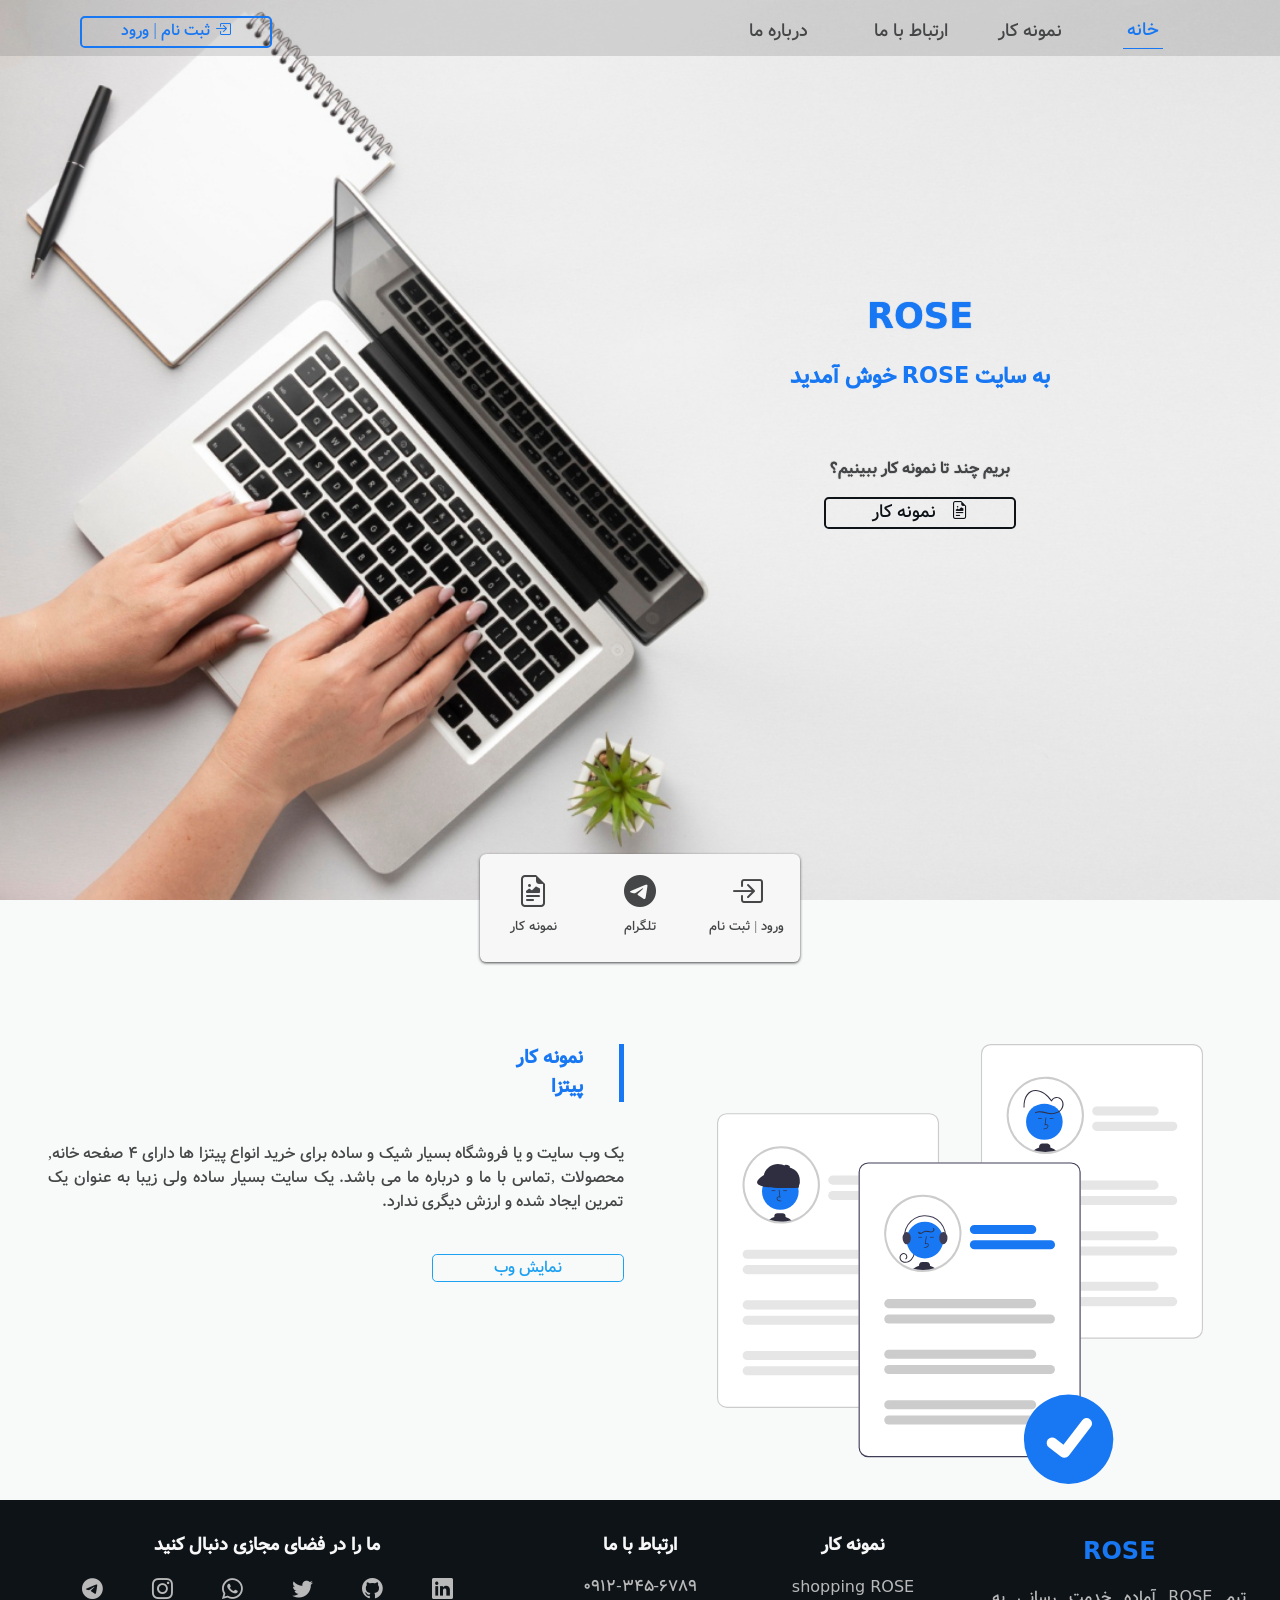
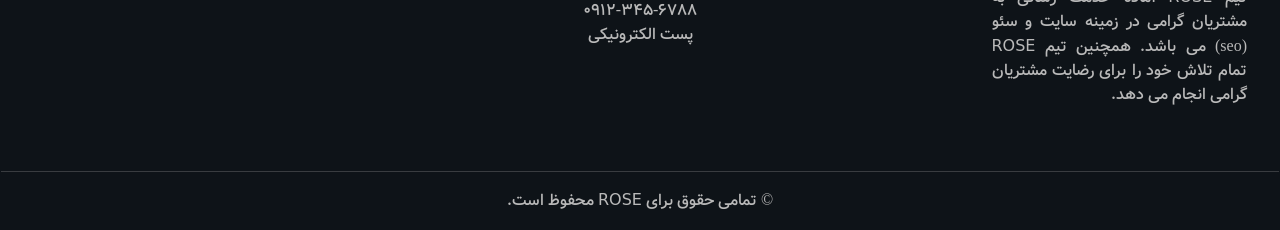
<file: index.html>
<!DOCTYPE html>
<html lang="en">

<head>
    <meta charset="UTF-8">
    <meta name="viewport" content="width=device-width, initial-scale=1.0">
    <meta name="theme-color" content="#1877f2" />
    <link rel="shortcut icon" href="./Image/Logo.gif" />
    <title>web ROSE</title>
    <!-- css -->
    <link rel="stylesheet" href="https://cdn.jsdelivr.net/npm/bootstrap-icons@1.10.5/font/bootstrap-icons.css">
    <link href="https://cdn.jsdelivr.net/npm/bootstrap@5.2.3/dist/css/bootstrap.min.css" rel="stylesheet">
    <link rel="stylesheet" href="https://cdn.jsdelivr.net/npm/bootstrap-icons@1.10.5/font/bootstrap-icons.css">
    <link rel="stylesheet" href="./Content/index.css">
    <link rel="stylesheet" href="./Content/Similarity-style.css">
    <!-- js -->
    <script src="https://cdn.jsdelivr.net/npm/bootstrap@5.2.3/dist/js/bootstrap.bundle.min.js"></script>
    <script src="https://ajax.googleapis.com/ajax/libs/jquery/3.6.4/jquery.min.js"></script>
    <script src="./Script/Similarity-js.js" defer></script>
</head>

<body oncontextmenu="return false">
    <div class="container-fluid p-0 m-0">
        <header>
            <div class="row p-0 m-0">
                <div class="col p-0 m-0">
                    <div class="container-nav">
                        <nav id="nav">
                            <menu class="menu">
                                <ul class="ul-menu-sl">
                                    <li class="li-menu-sl">
                                        <a href="./Views/form-log-in.html" class="a-menu-sl"> ثبت نام | ورود <i
                                                class="bi bi-box-arrow-in-right"></i> </a>
                                    </li>
                                </ul>
                                <ul class="ul-menu">
                                    <li class="li-menu">
                                        <a href="./Views/about-us.html" class="a-menu"> درباره ما </a>
                                    </li>
                                    <li class="li-menu">
                                        <a href="./Views/Contact-us.html" class="a-menu"> ارتباط با ما </a>
                                    </li>
                                    <li class="li-menu">
                                        <a href="./Views/Work-samples.html" class="a-menu"> نمونه کار </a>
                                    </li>
                                    <li class="li-menu">
                                        <a href="./index.html" class="a-menu a-menu-home"> خانه </a>
                                    </li>
                                </ul>
                            </menu>
                            <menu class="sub-menu">
                                <ul class="ul-sub-menu-brand">
                                    <li class="li-sub-menu-brand">
                                        <a href="#" class="a-sub-menu-brand font-en"> ROSE </a>
                                    </li>
                                </ul>
                                <div class="parent-btn-sub-menu-open">
                                    <button class="btn-sub-menu-open">
                                        <div class="line-one"></div>
                                        <div class="line-two"></div>
                                    </button>
                                </div>
                                <ul class="ul-sub-menu">
                                    <li class="li-sub-menu">
                                        <a href="./index.html" class="a-sub-menu"> خانه &nbsp; <i class="bi bi-house"></i></a>
                                    </li>
                                    <li class="li-sub-menu">
                                        <a href="./Views/Work-samples.html" class="a-sub-menu"> نمونه کار &nbsp; <i
                                                class="bi bi-file-earmark-richtext"></i></a>
                                    </li>
                                    <li class="li-sub-menu">
                                        <a href="./Views/Contact-us.html" class="a-sub-menu"> ارتباط با ما &nbsp; <i
                                                class="bi bi-telephone"></i></a>
                                    </li>
                                    <li class="li-sub-menu">
                                        <a href="./Views/about-us.html" class="a-sub-menu"> درباره ما &nbsp; <i
                                                class="bi bi-exclamation-lg"></i></a>
                                    </li>
                                    <li id="li-hr-sub-menu">
                                        <hr>
                                    </li>
                                    <li class="li-sub-menu">
                                        <a href="./Views/form-log-in.html" class="a-sub-menu"> ورود | ثبت نام &nbsp; <i
                                                class="bi bi-box-arrow-in-right"></i> </a>
                                    </li>
                                </ul>
                                <div class="slider-sub-menu"></div>
                            </menu>
                        </nav>
                    </div>
                    <section id="container-section-header">
                        <p id="brand-section-header" class="font-en"> ROSE </p>
                        <p id="p-section-header">
                            به سایت <bdi class="font-en">ROSE</bdi> خوش آمدید <br>
                        </p>
                        <p id="text-section-header"> بریم چند تا نمونه کار ببینیم؟ </p>
                        <a href="#row-main-1">
                            <button id="btn-section-header"> نمونه کار &nbsp; <i
                                    class="bi bi-file-earmark-richtext"></i></button>
                        </a>
                    </section>
                </div>
            </div>
        </header>
        <div class="row p-0 m-0">
            <div class="col p-0 m-0">
                <div class="parent-box">
                    <div class="container-box">
                        <a href="#row-main-1" class="box">
                            <i class="bi bi-file-earmark-richtext"></i>
                            <br>
                            <p> نمونه کار </p>
                        </a>
                        <a href="https://t.me/Sadra_r28" class="box">
                            <i class="bi bi-telegram"></i>
                            <br>
                            <p> تلگرام </p>
                        </a>
                        <a href="./Views/form-log-in.html" class="box">
                            <i class="bi bi-box-arrow-in-right"></i>
                            <br>
                            <p> ورود | ثبت نام </p>
                        </a>
                    </div>
                </div>
            </div>
        </div>
        <main>
            <div id="row-main-1" class="row p-0 m-0">
                <div class="col-12 col-sm-12 col-md-12 col-lg-6 col-xl-6 p-3 m-0">
                    <section class="parent-p-illustration">
                        <p class="header-illustration">
                            نمونه کار
                            <br>
                            پیتزا
                        </p>
                        <br>
                        <p class="text-illustration"> یک وب سایت و یا فروشگاه بسیار شیک و ساده برای خرید انواع پیتزا ها
                            دارای ۴ صفحه خانه, محصولات ,تماس با ما و درباره ما می باشد. یک سایت بسیار ساده ولی زیبا به عنوان یک تمرین ایجاد شده و ارزش دیگری ندارد. </p>
                        <br>
                        <a href="https://elsadra.github.io/Shopping-1.6/" class="a-Work-samples-btn">
                            <button class="Work-samples-btn"> نمایش وب </button>
                        </a>
                    </section>
                </div>
                <div class="col-12 col-sm-12 col-md-12 col-lg-6 col-xl-6 p-3 m-0">
                    <div class="parent-illustration">
                        <img src="./image/illustration-cv.svg" alt="picture" class="illustration">
                    </div>
                </div>
            </div>
        </main>
        <footer class="p-0 m-0">
            <div class="row container-footer p-0 m-0">
                <div class="col-12 col-sm-12 col-md-12 col-lg-5 col-xl-5 p-0 m-0">
                    <div class="social-network">
                        <p class="p-social-network"> ما را در فضای مجازی دنبال کنید </p>
                        <div class="parent-box-social-network">
                            <a href="https://t.me/Sadra_r28" class="box-social-network"> <i class="bi bi-telegram"></i>
                            </a>
                            <a href="https://instagram.com/sadra.wr?igshid=MzNlNGNkZWQ4Mg==" class="box-social-network">
                                <i class="bi bi-instagram"></i> </a>
                            <a href="https://wa.me/qr/LMZTRZ3QQVBPF1" class="box-social-network"> <i class="bi bi-whatsapp"></i> </a>
                            <a href="#" class="box-social-network"> <i class="bi bi-twitter"></i> </a>
                            <a href="https://github.com/Elsadra" class="box-social-network"> <i
                                    class="bi bi-github"></i> </a>
                            <a href="#" class="box-social-network"> <i class="bi bi-linkedin"></i> </a>
                        </div>
                    </div>
                </div>
                <div class="col-6 col-sm-6 col-md-6 col-lg-2 col-xl-2 p-0 m-0">
                    <div class="Contact">
                        <p class="p-Contact"> ارتباط با ما </p>
                        <a class="a-Contact" href="tel:+09123456789"> ۰۹۱۲-۳۴۵-۶۷۸۹ </a>
                        <a class="a-Contact" href="tel:+09123456788"> ۰۹۱۲-۳۴۵-۶۷۸۸ </a>
                        <a class="a-Contact" href="mailto:sadra.r.official7@gmail.com"> پست الکترونیکی </a>
                    </div>
                </div>
                <div class="col-6 col-sm-6 col-md-6 col-lg-2 col-xl-2 p-0 m-0">
                    <div class="Work-samples">
                        <p class="p-Work-samples"> نمونه کار </p>
                        <a href="https://elsadra.github.io/Shopping-1.6/" class="a-Work-samples font-en"> shopping ROSE
                        </a>
                    </div>
                </div>
                <div class="col-12 col-sm-12 col-md-12 col-lg-3 col-xl-3 p-0 m-0">
                    <div class="about">
                        <p class="p-about"> ROSE </p>
                        <p class="text-about">
                            تیم <bdi class="font-en">ROSE</bdi>&nbsp;آماده خدمت رسانی به مشتریان گرامی در زمینه سایت و
                            سئو
                            (seo) می
                            باشد. همچنین تیم <bdi class="font-en">ROSE</bdi> تمام تلاش خود را برای رضایت مشتریان گرامی انجام می دهد.
                        </p>
                    </div>
                </div>
                <div class="col-12 p-0 m-0 footer-lower-content">
                    <hr>
                    <p class="text-center"> .تمامی حقوق برای <bdi class="font-en">ROSE</bdi> محفوظ است ©</p>
                </div>
            </div>
        </footer>
    </div>

</body>

</html>
</file>
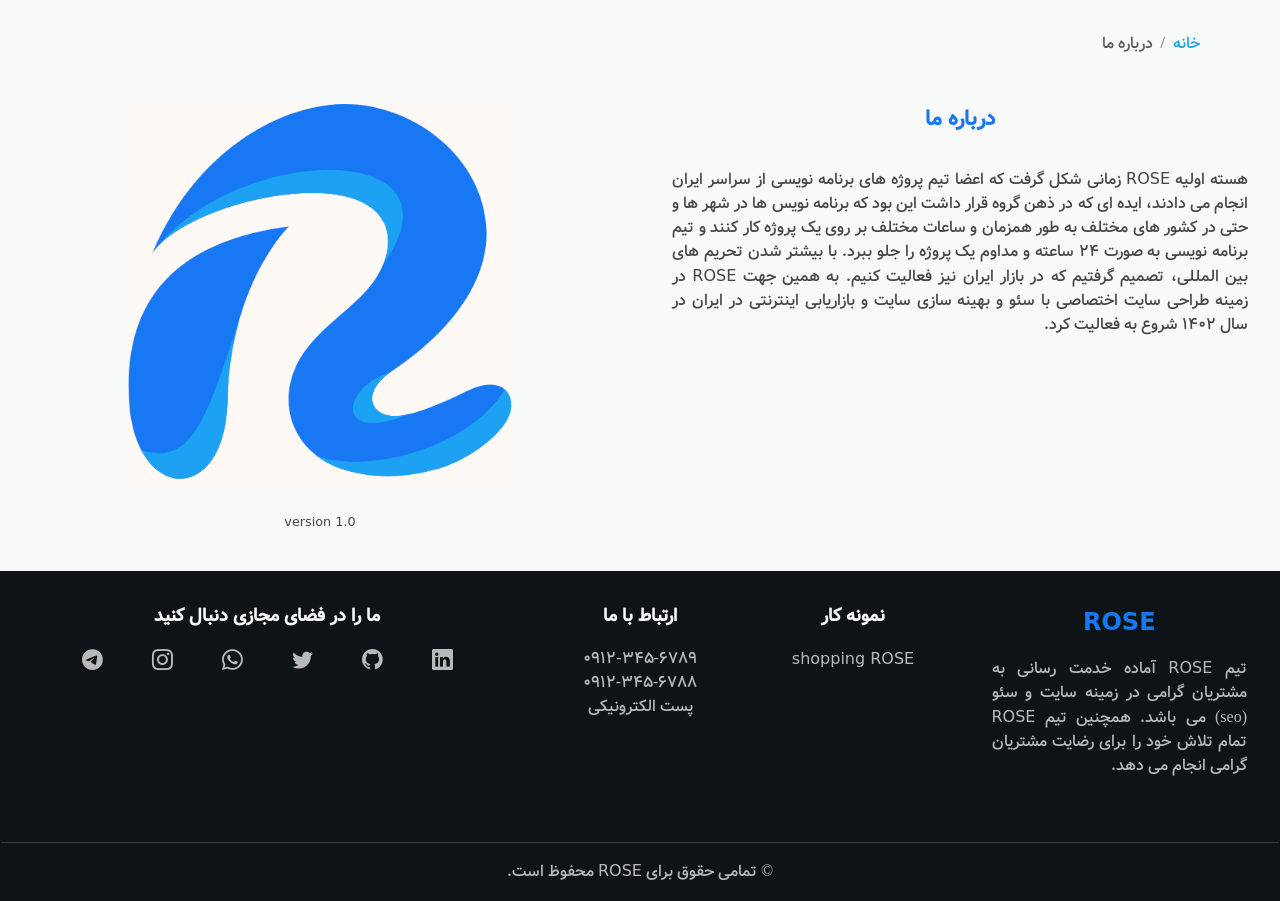
<file: Views/about-us.html>
<!DOCTYPE html>
<html lang="fa" dir="rtl">

<head>
    <meta charset="UTF-8">
    <meta name="viewport" content="width=device-width, initial-scale=1.0">
    <meta name="theme-color" content="#1877f2" />
    <link rel="shortcut icon" href="../Image/Logo.gif" />
    <title>About us ROSE</title>
    <!-- css -->
    <link rel="stylesheet" href="https://cdn.jsdelivr.net/npm/bootstrap-icons@1.10.5/font/bootstrap-icons.css">
    <link href="https://cdn.jsdelivr.net/npm/bootstrap@5.2.3/dist/css/bootstrap.min.css" rel="stylesheet">
    <link rel="stylesheet" href="https://cdn.jsdelivr.net/npm/bootstrap-icons@1.10.5/font/bootstrap-icons.css">
    <link rel="stylesheet" href="../Content/Similarity-style.css">
    <link rel="stylesheet" href="../Content/about-us.css">
    <!-- js -->
    <script src="https://cdn.jsdelivr.net/npm/bootstrap@5.2.3/dist/js/bootstrap.bundle.min.js"></script>
    <script src="https://ajax.googleapis.com/ajax/libs/jquery/3.6.4/jquery.min.js"></script>
</head>

<body oncontextmenu="return false">
    <div class="container-fluid p-0 m-0">
        <header>
            <div class="row p-0 m-0 mt-4">
                <div class="col p-0 m-0">
                    <nav aria-label="breadcrumb">
                        <ol class="breadcrumb">
                            <li class="breadcrumb-item active" aria-current="page"> درباره ما </li>
                            <li class="breadcrumb-item"><a href="../index.html"> خانه </a></li>
                        </ol>
                    </nav>
                </div>
            </div>
        </header>
        <br>
        <main>
            <section>
                <div class="row p-0 m-0" dir="ltr">
                    <div class="col-12 col-sm-12 col-md-12 col-lg-6 col-xl-6 p-0 m-0">
                        <div class="parent-illustration">
                            <img src="../image/Logo.png" alt="picture" title="picture" class="illustration">
                            <br>
                            <p class="text-illustration font-en"> version 1.0 </p>
                        </div>
                    </div>
                    <div class="col-12 col-sm-12 col-md-12 col-lg-6 col-xl-6 p-0 m-0">
                        <div class="parent-description-about-us">
                            <div class="header-description-about-us"> درباره ما </div>
                            <div class="text-description-about-us">
                                هسته اولیه <bdi class="font-en">ROSE</bdi> زمانی شکل گرفت که اعضا تیم پروژه های برنامه
                                نویسی
                                از سراسر ایران انجام می دادند، ایده ای که در ذهن گروه قرار داشت این بود که برنامه نویس
                                ها در
                                شهر ها و حتی در کشور های مختلف به طور همزمان و ساعات مختلف بر روی یک پروژه کار کنند و
                                تیم
                                برنامه نویسی به صورت ۲۴ ساعته و مداوم یک پروژه را جلو ببرد.
                                با بیشتر شدن تحریم های بین المللی، تصمیم گرفتیم که در بازار ایران نیز فعالیت کنیم. به
                                همین
                                جهت <bdi class="font-en">ROSE</bdi> در زمینه طراحی سایت اختصاصی با سئو و بهینه
                                سازی سایت و بازاریابی اینترنتی در ایران در سال ۱۴۰۲ شروع به فعالیت کرد.
                                <br>

                            </div>
                        </div>
                    </div>
                </div>
            </section>
        </main>
        <br>
        <footer class="p-0 m-0">
            <div class="row container-footer p-0 m-0">
                <div class="col-12 col-sm-12 col-md-12 col-lg-5 col-xl-5 p-0 m-0">
                    <div class="social-network">
                        <p class="p-social-network"> ما را در فضای مجازی دنبال کنید </p>
                        <div class="parent-box-social-network">
                            <a href="https://t.me/Sadra_r28" class="box-social-network"> <i class="bi bi-telegram"></i>
                            </a>
                            <a href="https://instagram.com/sadra.wr?igshid=MzNlNGNkZWQ4Mg==" class="box-social-network">
                                <i class="bi bi-instagram"></i> </a>
                            <a href="https://wa.me/qr/LMZTRZ3QQVBPF1" class="box-social-network"> <i class="bi bi-whatsapp"></i> </a>
                            <a href="#" class="box-social-network"> <i class="bi bi-twitter"></i> </a>
                            <a href="https://github.com/Elsadra" class="box-social-network"> <i
                                    class="bi bi-github"></i> </a>
                            <a href="#" class="box-social-network"> <i class="bi bi-linkedin"></i> </a>
                        </div>
                    </div>
                </div>
                <div class="col-6 col-sm-6 col-md-6 col-lg-2 col-xl-2 p-0 m-0">
                    <div class="Contact">
                        <p class="p-Contact"> ارتباط با ما </p>
                        <a class="a-Contact" href="tel:+09123456789"> ۰۹۱۲-۳۴۵-۶۷۸۹ </a>
                        <a class="a-Contact" href="tel:+09123456788"> ۰۹۱۲-۳۴۵-۶۷۸۸ </a>
                        <a class="a-Contact" href="mailto:sadra.r.official7@gmail.com"> پست الکترونیکی </a>
                    </div>
                </div>
                <div class="col-6 col-sm-6 col-md-6 col-lg-2 col-xl-2 p-0 m-0">
                    <div class="Work-samples">
                        <p class="p-Work-samples"> نمونه کار </p>
                        <a href="https://elsadra.github.io/Shopping-1.6/" class="a-Work-samples font-en"> shopping ROSE
                        </a>
                    </div>
                </div>
                <div class="col-12 col-sm-12 col-md-12 col-lg-3 col-xl-3 p-0 m-0">
                    <div class="about">
                        <p class="p-about"> ROSE </p>
                        <p class="text-about">
                            تیم <bdi class="font-en">ROSE</bdi>&nbsp;آماده خدمت رسانی به مشتریان گرامی در زمینه سایت و
                            سئو
                            (seo) می
                            باشد. همچنین تیم <bdi class="font-en">ROSE</bdi> تمام تلاش خود را برای رضایت مشتریان گرامی
                            انجام می دهد.
                        </p>
                    </div>
                </div>
                <div class="col-12 p-0 m-0 footer-lower-content">
                    <hr>
                    <p class="text-center"> .تمامی حقوق برای <bdi class="font-en">ROSE</bdi> محفوظ است ©</p>
                </div>
            </div>
        </footer>
    </div>
</body>

</html>
</file>
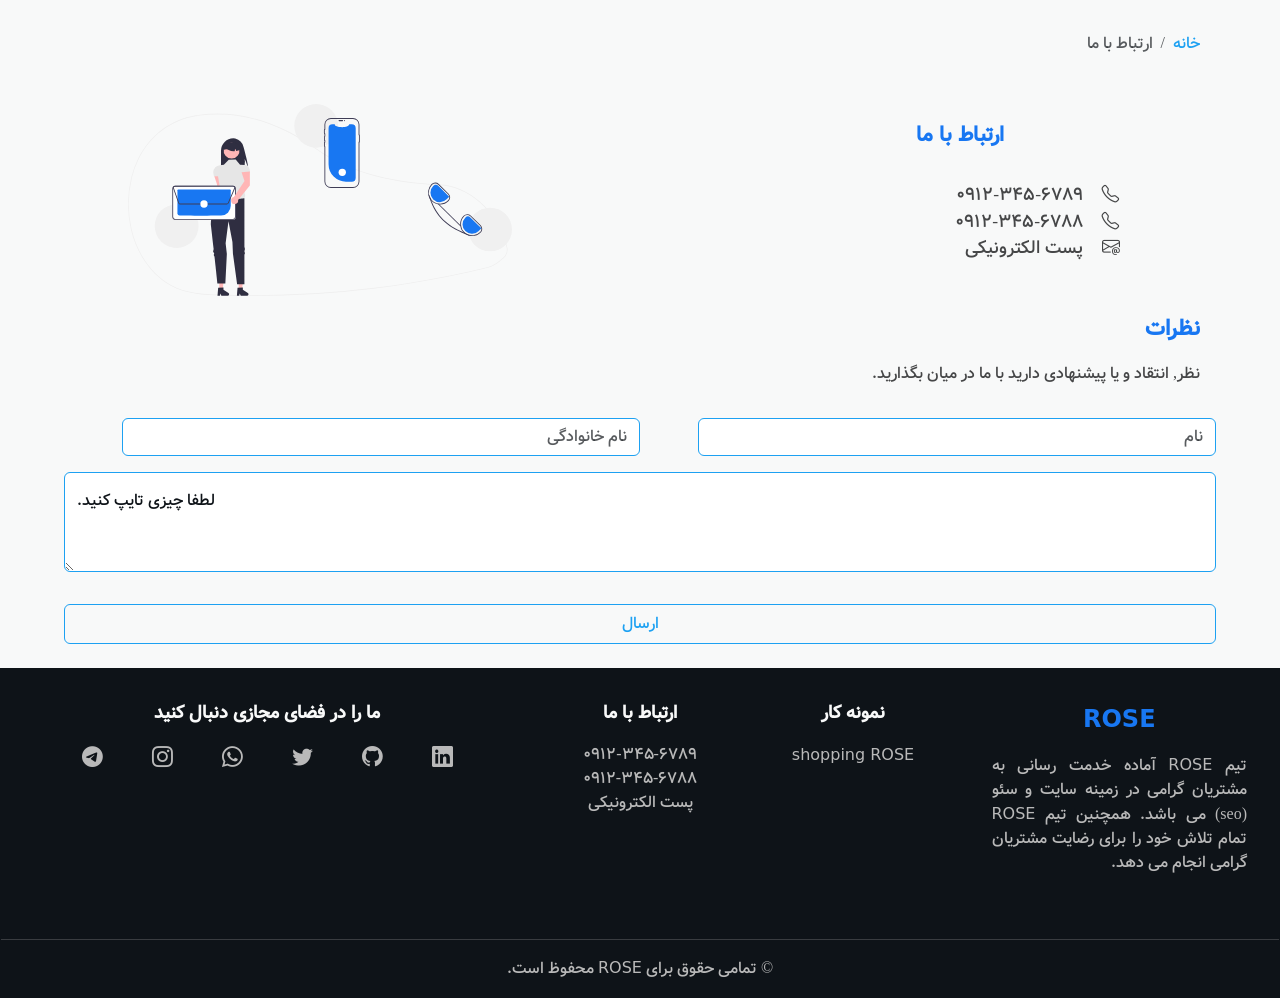
<file: Views/Contact-us.html>
<!DOCTYPE html>
<html lang="fa" dir="rtl">

<head>
    <meta charset="UTF-8">
    <meta name="viewport" content="width=device-width, initial-scale=1.0">
    <meta name="theme-color" content="#1877f2" />
    <link rel="shortcut icon" href="../Image/Logo.gif" />
    <title>Contact us ROSE</title>
    <!-- css -->
    <link rel="stylesheet" href="https://cdn.jsdelivr.net/npm/bootstrap-icons@1.10.5/font/bootstrap-icons.css">
    <link href="https://cdn.jsdelivr.net/npm/bootstrap@5.2.3/dist/css/bootstrap.min.css" rel="stylesheet">
    <link rel="stylesheet" href="https://cdn.jsdelivr.net/npm/bootstrap-icons@1.10.5/font/bootstrap-icons.css">
    <link rel="stylesheet" href="../Content/Similarity-style.css">
    <link rel="stylesheet" href="../Content/contact-us.css">
    <!-- js -->
    <script src="https://cdn.jsdelivr.net/npm/bootstrap@5.2.3/dist/js/bootstrap.bundle.min.js"></script>
    <script src="https://ajax.googleapis.com/ajax/libs/jquery/3.6.4/jquery.min.js"></script>
    <script src="../Script/form.js" defer></script>
    <script src="../Script/contact-us.js" defer></script>
</head>

<body oncontextmenu="return false">
    <div class="container-fluid p-0 m-0">
        <div id="container-alert-comment">
            <div id="parent-alert-comment">
                <div id="alert-comment">
                    <div id="parent-header-alert-comment">
                        <p id="p"> <i class="bi bi-check-circle"></i> نظر شما ثبت شد. </p>
                        <span id="icon-x"><i class="bi bi-x-lg"></i></span>
                    </div>
                    <span id="hr">
                        <hr>
                    </span>
                    <span id="text-alert-comment">
                        <span id="last-name-user"></span>
                        <span id="first-name-user"></span>
                        , نظر شما ثبت شد.
                        <br>
                    </span>
                </div>
            </div>
        </div>
        <header>
            <div class="row p-0 m-0 mt-4">
                <div class="col p-0 m-0">
                    <nav aria-label="breadcrumb">
                        <ol class="breadcrumb">
                            <li class="breadcrumb-item active" aria-current="page"> ارتباط با ما </li>
                            <li class="breadcrumb-item"><a href="../index.html"> خانه </a></li>
                        </ol>
                    </nav>
                </div>
            </div>
        </header>
        <br>
        <main>
            <section>
                <div class="row p-0 m-0" dir="ltr">
                    <div class="col-12 col-sm-12 col-md-12 col-lg-6 col-xl-6 p-0 m-0">
                        <div class="parent-illustration">
                            <img src="../image/illustration-contact-us.svg" alt="picture" title="picture"
                                class="illustration">
                        </div>
                    </div>
                    <div class="col-12 col-sm-12 col-md-12 col-lg-6 col-xl-6 p-0 mt-3">
                        <div class="parent-description-contact-us">
                            <div class="header-description-contact-us"> ارتباط با ما </div>
                            <div class="text-description-contact-us">
                                <a class="a-Contact-us" href="tel:+09123456789"> ۰۹۱۲-۳۴۵-۶۷۸۹ &ensp; <i
                                        class="bi bi-telephone"></i></a>
                                <a class="a-Contact-us" href="tel:+09123456788"> ۰۹۱۲-۳۴۵-۶۷۸۸ &ensp; <i
                                        class="bi bi-telephone"></i></a>
                                <a class="a-Contact-us" href="mailto:sadra.r.official7@gmail.com"> پست الکترونیکی &ensp;
                                    <i class="bi bi-envelope-at"></i></a>
                            </div>
                        </div>
                    </div>
                </div>
            </section>
            <section id="section-comments">
                <form class="needs-validation" novalidate>
                    <div class="row p-0 m-3">
                        <div class="col p-0 m-0">
                            <p class="header-description-comments"> نظرات </p>
                            <p class="text-description-comments"> نظر, انتقاد و یا پیشنهادی دارید با ما در میان بگذارید.
                            </p>
                        </div>
                    </div>
                    <div class="row p-0 m-0">
                        <div class="col p-0 m-0">
                            <input type="text" id="last-name" class="form-control" placeholder="نام"
                                aria-label="last name" minlength="3" required>
                        </div>
                        <div class="col p-0 m-0">
                            <input type="text" id="first-name" class="form-control" placeholder="نام خانوادگی"
                                aria-label="first name" minlength="3" required>
                        </div>
                    </div>
                    <div class="row p-0 mt-3">
                        <div class="col p-0 m-0">
                            <div class="form-floating">
                                <textarea class="form-control" placeholder="Leave a comment here" id="floatingTextarea2"
                                    style="height: 100px" required></textarea>
                                <label for="floatingTextarea2" id="text-floatingTextarea2"> لطفا چیزی تایپ کنید.
                                </label>
                            </div>
                            <button type="submit" class="btn" id="btn-send-comment" required> ارسال </button>
                        </div>
                    </div>
                </form>
            </section>
        </main>
        <br>
        <footer class="p-0 m-0">
            <div class="row container-footer p-0 m-0">
                <div class="col-12 col-sm-12 col-md-12 col-lg-5 col-xl-5 p-0 m-0">
                    <div class="social-network">
                        <p class="p-social-network"> ما را در فضای مجازی دنبال کنید </p>
                        <div class="parent-box-social-network">
                            <a href="https://t.me/Sadra_r28" class="box-social-network"> <i class="bi bi-telegram"></i>
                            </a>
                            <a href="https://instagram.com/sadra.wr?igshid=MzNlNGNkZWQ4Mg==" class="box-social-network">
                                <i class="bi bi-instagram"></i> </a>
                            <a href="https://wa.me/qr/LMZTRZ3QQVBPF1" class="box-social-network"> <i
                                    class="bi bi-whatsapp"></i> </a>
                            <a href="#" class="box-social-network"> <i class="bi bi-twitter"></i> </a>
                            <a href="https://github.com/Elsadra" class="box-social-network"> <i
                                    class="bi bi-github"></i> </a>
                            <a href="#" class="box-social-network"> <i class="bi bi-linkedin"></i> </a>
                        </div>
                    </div>
                </div>
                <div class="col-6 col-sm-6 col-md-6 col-lg-2 col-xl-2 p-0 m-0">
                    <div class="Contact">
                        <p class="p-Contact"> ارتباط با ما </p>
                        <a class="a-Contact" href="tel:+09123456789"> ۰۹۱۲-۳۴۵-۶۷۸۹ </a>
                        <a class="a-Contact" href="tel:+09123456788"> ۰۹۱۲-۳۴۵-۶۷۸۸ </a>
                        <a class="a-Contact" href="mailto:sadra.r.official7@gmail.com"> پست الکترونیکی </a>
                    </div>
                </div>
                <div class="col-6 col-sm-6 col-md-6 col-lg-2 col-xl-2 p-0 m-0">
                    <div class="Work-samples">
                        <p class="p-Work-samples"> نمونه کار </p>
                        <a href="https://elsadra.github.io/Shopping-1.6/" class="a-Work-samples font-en"> shopping ROSE
                        </a>
                    </div>
                </div>
                <div class="col-12 col-sm-12 col-md-12 col-lg-3 col-xl-3 p-0 m-0">
                    <div class="about">
                        <p class="p-about"> ROSE </p>
                        <p class="text-about">
                            تیم <bdi class="font-en">ROSE</bdi>&nbsp;آماده خدمت رسانی به مشتریان گرامی در زمینه سایت و
                            سئو
                            (seo) می
                            باشد. همچنین تیم <bdi class="font-en">ROSE</bdi> تمام تلاش خود را برای رضایت مشتریان گرامی
                            انجام می دهد.
                        </p>
                    </div>
                </div>
                <div class="col-12 p-0 m-0 footer-lower-content">
                    <hr>
                    <p class="text-center"> .تمامی حقوق برای <bdi class="font-en">ROSE</bdi> محفوظ است ©</p>
                </div>
            </div>
        </footer>
    </div>
</body>

</html>
</file>
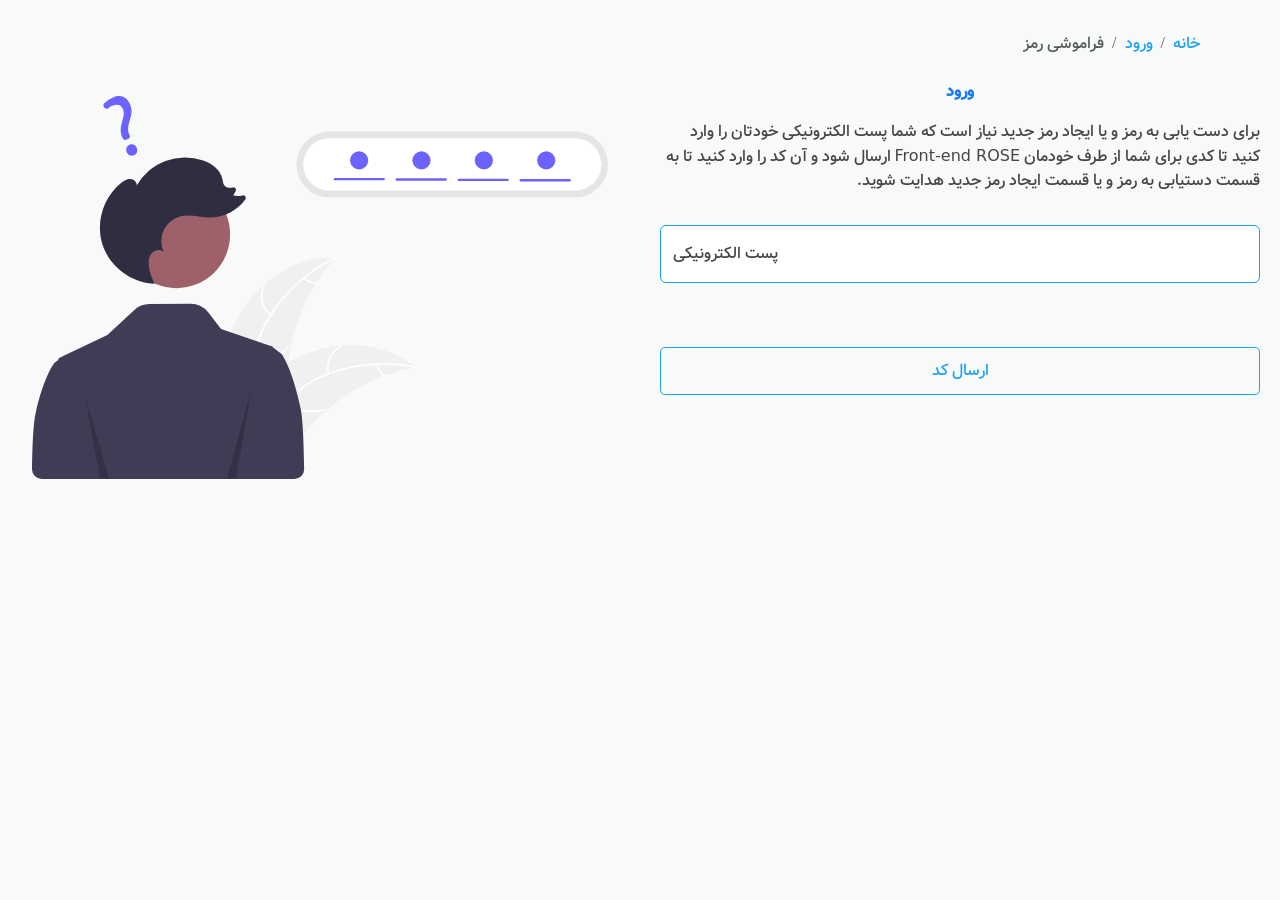
<file: Views/forgot-password.html>
<!DOCTYPE html>
<html lang="fa" dir="rtl">

<head>
    <meta charset="UTF-8">
    <meta name="viewport" content="width=device-width, initial-scale=1.0">
    <link rel="shortcut icon" href="../Image/Logo.gif" />
    <meta name="theme-color" content="#1877f2" />
    <title>Forgot password ROSE</title>
    <!-- css -->
    <link rel="stylesheet" href="https://cdn.jsdelivr.net/npm/bootstrap-icons@1.10.5/font/bootstrap-icons.css">
    <link href="https://cdn.jsdelivr.net/npm/bootstrap@5.2.3/dist/css/bootstrap.min.css" rel="stylesheet">
    <link rel="stylesheet" href="https://cdn.jsdelivr.net/npm/bootstrap-icons@1.10.5/font/bootstrap-icons.css">
    <link rel="stylesheet" href="../Content/Similarity-style.css">
    <link rel="stylesheet" href="../Content/form.css">
    <!-- js -->
    <script src="https://cdn.jsdelivr.net/npm/bootstrap@5.2.3/dist/js/bootstrap.bundle.min.js"></script>
    <script src="https://ajax.googleapis.com/ajax/libs/jquery/3.6.4/jquery.min.js"></script>
    <script src="../Script/form.js" defer></script>
</head>

<body oncontextmenu="return false">
    <div class="container-fluid p-0 m-0">
        <header>
            <div class="row p-0 m-0 mt-4">
                <div class="col p-0 m-0">
                    <nav aria-label="breadcrumb">
                        <ol class="breadcrumb">
                            <li class="breadcrumb-item active" aria-current="page"> فراموشی رمز </li>
                            <li class="breadcrumb-item"><a href="./form-log-in.html"> ورود </a></li>
                            <li class="breadcrumb-item"><a href="../index.html"> خانه </a></li>
                        </ol>
                    </nav>
                </div>
            </div>
        </header>
        <main>
            <div class="row p-0 m-0">
                <div class="col-12 col-sm-12 col-md-12 col-lg-6 col-xl-6 p-0 mb-3">
                    <div class="parent-form">
                        <form class="needs-validation" novalidate>
                            <div class="row p-0 mb-3">
                                <div class="col-12 p-0 m-0">
                                    <div class="parent-description-form">
                                        <p class="header-description-form"> ورود </p>
                                        <p class="text-description-form">
                                            برای دست یابی به رمز و یا ایجاد رمز جدید نیاز است که شما پست الکترونیکی
                                            خودتان را وارد کنید تا کدی برای شما از طرف خودمان <bdi class="font-en">
                                                Front-end ROSE</bdi> ارسال شود و آن کد را وارد کنید تا به قسمت دستیابی به
                                            رمز و یا قسمت ایجاد رمز جدید هدایت شوید.
                                        </p>
                                    </div>
                                </div>
                            </div>
                            <div class="row p-0 mb-3">
                                <div class="col-12 p-0 m-0">
                                    <div class="form-floating mb-3">
                                        <input type="email" class="form-control" id="floatingInput"
                                            placeholder="name@example.com" required>
                                        <label for="floatingInput"> پست الکترونیکی </label>
                                        <div class="valid-feedback">
                                            <i class="bi bi-check-lg"></i>درسته
                                        </div>
                                        <div class="invalid-feedback">
                                            <i class="bi bi-x-circle"></i> پست الکترونیکی خود را به درستی وارد کنید.
                                        </div>
                                    </div>
                                </div>
                            </div>
                            <div class="row p-0 mt-5">
                                <div class="col-12 p-0 m-0">
                                    <div class="parent-send-code-btn">
                                        <button type="submit" class="send-code-btn"> ارسال کد </button>
                                    </div>
                                </div>
                            </div>
                        </form>
                    </div>
                </div>
                <div class="col-12 col-sm-12 col-md-12 col-lg-6 col-xl-6 p-0 mt-3">
                    <div class="parent-illustration">
                        <img src="../image/illustration-sign-forgot-password.svg" alt="picture" title="picture"
                            class="illustration">
                    </div>
                </div>
            </div>
        </main>
    </div>
</body>

</html>
</file>
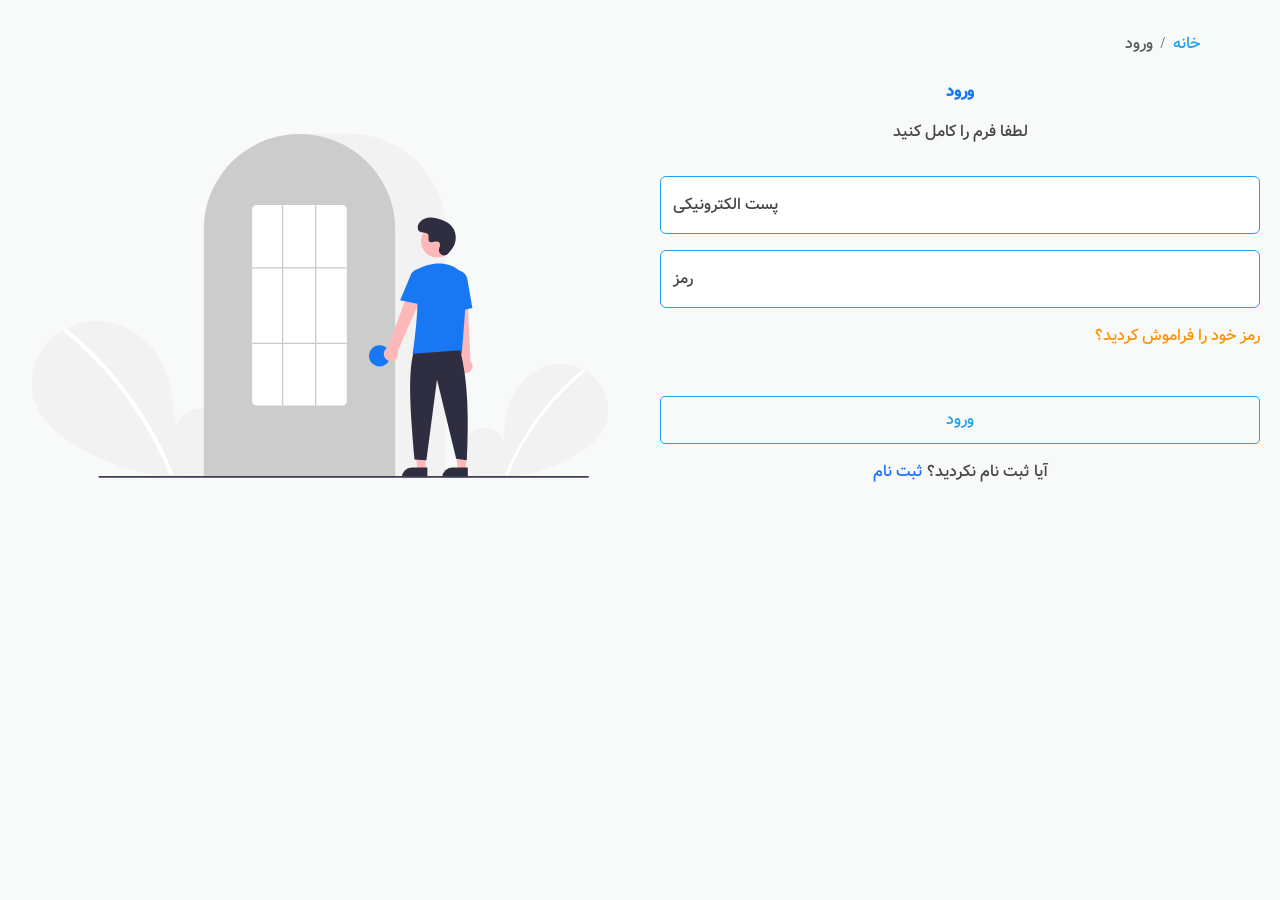
<file: Views/form-log-in.html>
<!DOCTYPE html>
<html lang="fa" dir="rtl">

<head>
    <meta charset="UTF-8">
    <meta name="viewport" content="width=device-width, initial-scale=1.0">
    <link rel="shortcut icon" href="../Image/Logo.gif" />
    <meta name="theme-color" content="#1877f2" />
    <title>Log in ROSE</title>
    <!-- css -->
    <link rel="stylesheet" href="https://cdn.jsdelivr.net/npm/bootstrap-icons@1.10.5/font/bootstrap-icons.css">
    <link href="https://cdn.jsdelivr.net/npm/bootstrap@5.2.3/dist/css/bootstrap.min.css" rel="stylesheet">
    <link rel="stylesheet" href="https://cdn.jsdelivr.net/npm/bootstrap-icons@1.10.5/font/bootstrap-icons.css">
    <link rel="stylesheet" href="../Content/Similarity-style.css">
    <link rel="stylesheet" href="../Content/form.css">
    <!-- js -->
    <script src="https://cdn.jsdelivr.net/npm/bootstrap@5.2.3/dist/js/bootstrap.bundle.min.js"></script>
    <script src="https://ajax.googleapis.com/ajax/libs/jquery/3.6.4/jquery.min.js"></script>
    <script src="../Script/form.js" defer></script>
</head>

<body oncontextmenu="return false">
    <div class="container-fluid p-0 m-0">
        <header>
            <div class="row p-0 m-0 mt-4">
                <div class="col p-0 m-0">
                    <nav aria-label="breadcrumb">
                        <ol class="breadcrumb">
                            <li class="breadcrumb-item active" aria-current="page"> ورود </li>
                            <li class="breadcrumb-item"><a href="../index.html"> خانه </a></li>
                        </ol>
                    </nav>
                </div>
            </div>
        </header>
        <main>
            <div class="row p-0 m-0">
                <div class="col-12 col-sm-12 col-md-12 col-lg-6 col-xl-6 p-0 mb-3">
                    <div class="parent-form">
                        <form class="needs-validation" novalidate>
                            <div class="row p-0 mb-3">
                                <div class="col-12 p-0 m-0">
                                    <div class="parent-description-form">
                                        <p class="header-description-form"> ورود </p>
                                        <p class="text-description-form"> لطفا فرم را کامل کنید </p>
                                    </div>
                                </div>
                            </div>
                            <div class="row p-0 mb-3">
                                <div class="col-12 p-0 m-0">
                                    <div class="form-floating mb-3">
                                        <input type="email" class="form-control" id="floatingInput"
                                            placeholder="name@example.com" required>
                                        <label for="floatingInput"> پست الکترونیکی </label>
                                        <div class="valid-feedback">
                                            <i class="bi bi-check-lg"></i>درسته
                                        </div>
                                        <div class="invalid-feedback">
                                            <i class="bi bi-x-circle"></i>پست الکترونیکی خود را به درستی وارد کنید.
                                        </div>
                                    </div>
                                    <div class="form-floating">
                                        <input type="password" class="form-control" id="floatingPassword"
                                            placeholder="Password" minlength="8" required>
                                        <label for="floatingPassword"> رمز </label>
                                        <div class="valid-feedback">
                                            <i class="bi bi-check-lg"></i>درسته
                                        </div>
                                        <div class="invalid-feedback">
                                            <i class="bi bi-x-circle"></i>رمز را به درستی وارد کنید.
                                            <br>
                                            <span class="Warning"> <i class="bi bi-exclamation-circle"></i> رمز باید حداقل ۸ کاراکتر داشته باشد </span>
                                        </div>
                                    </div>
                                </div>
                            </div>
                            <div class="row p-0 mb-3">
                                <div class="col-12 p-0 m-0">
                                    <a href="./forgot-password.html" class="a-forgot-password"> رمز خود را فراموش کردید؟ </a>
                                </div>
                            </div>
                            <div class="row p-0 mt-5">
                                <div class="col-12 p-0 m-0">
                                    <div class="parent-submit-btn">
                                        <button type="submit" class="submit-btn"> ورود </button>
                                    </div>
                                </div>
                            </div>
                            <div class="row p-0 mt-3">
                                <div class="col-12 p-0 m-0">
                                    <div class="parent-page-sign-up">
                                        <p class="description-page-sign-up"> آیا ثبت نام نکردید؟ <a href="./form-sign-up.html" class="a-page-sign-up"> ثبت نام </a> </p>
                                    </div>
                                </div>
                            </div>
                        </form>
                    </div>
                </div>
                <div class="col-12 col-sm-12 col-md-12 col-lg-6 col-xl-6 p-0 mt-3">
                    <div class="parent-illustration">
                        <img src="../image/illustration-log-in.svg" alt="picture" title="picture" class="illustration">
                    </div>
                </div>
            </div>
        </main>
    </div>
</body>

</html>
</file>
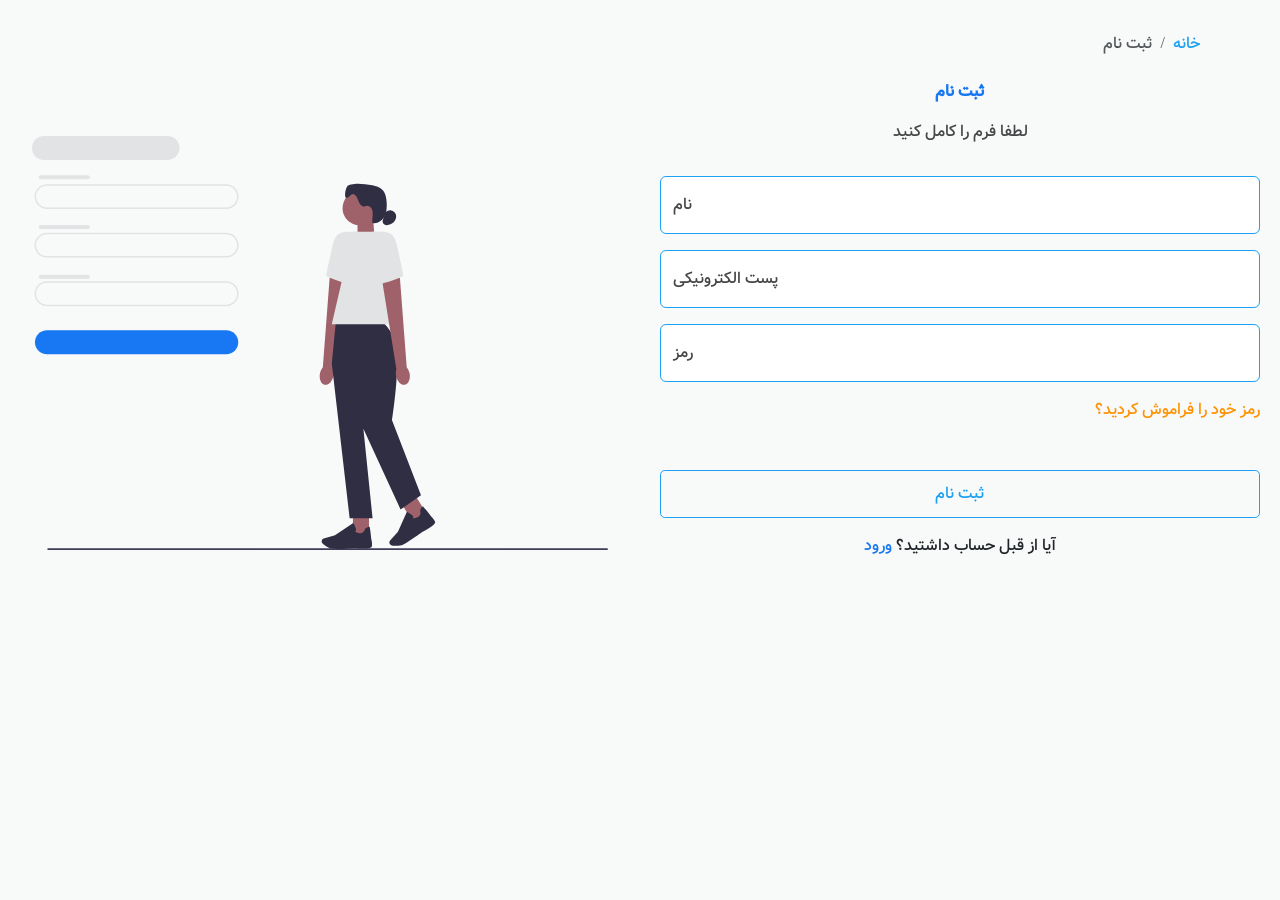
<file: Views/form-sign-up.html>
<!DOCTYPE html>
<html lang="fa" dir="rtl">

<head>
    <meta charset="UTF-8">
    <meta name="viewport" content="width=device-width, initial-scale=1.0">
    <link rel="shortcut icon" href="../Image/Logo.gif" />
    <meta name="theme-color" content="#1877f2" />
    <title>Sign up ROSE</title>
    <!-- css -->
    <link rel="stylesheet" href="https://cdn.jsdelivr.net/npm/bootstrap-icons@1.10.5/font/bootstrap-icons.css">
    <link href="https://cdn.jsdelivr.net/npm/bootstrap@5.2.3/dist/css/bootstrap.min.css" rel="stylesheet">
    <link rel="stylesheet" href="https://cdn.jsdelivr.net/npm/bootstrap-icons@1.10.5/font/bootstrap-icons.css">
    <link rel="stylesheet" href="../Content/Similarity-style.css">
    <link rel="stylesheet" href="../Content/form.css">
    <!-- js -->
    <script src="https://cdn.jsdelivr.net/npm/bootstrap@5.2.3/dist/js/bootstrap.bundle.min.js"></script>
    <script src="https://ajax.googleapis.com/ajax/libs/jquery/3.6.4/jquery.min.js"></script>
    <script src="../Script/form.js" defer></script>
</head>

<body oncontextmenu="return false">
    <div class="container-fluid p-0 m-0">
        <header>
            <div class="row p-0 m-0 mt-4">
                <div class="col p-0 m-0">
                    <nav aria-label="breadcrumb">
                        <ol class="breadcrumb">
                            <li class="breadcrumb-item active" aria-current="page"> ثبت نام </li>
                            <li class="breadcrumb-item"><a href="../index.html"> خانه </a></li>
                        </ol>
                    </nav>
                </div>
            </div>
        </header>
        <main>
            <div class="row p-0 m-0">
                <div class="col-12 col-sm-12 col-md-12 col-lg-6 col-xl-6 p-0 mb-3">
                    <div class="parent-form">
                        <form class="needs-validation" novalidate>
                            <div class="row p-0 mb-3">
                                <div class="col-12 p-0 m-0">
                                    <div class="parent-description-form">
                                        <p class="header-description-form"> ثبت نام </p>
                                        <p class="text-description-form"> لطفا فرم را کامل کنید </p>
                                    </div>
                                </div>
                            </div>
                            <div class="row p-0 mb-3">
                                <div class="col-12 p-0 m-0">
                                    <div class="form-floating mb-3">
                                        <input type="text" class="form-control" id="floatingInput"
                                            placeholder="name@example.com" pattern="[^0-9]+" minlength="3" required>
                                        <label for="floatingInput"> نام </label>
                                        <div class="valid-feedback">
                                            <i class="bi bi-check-lg"></i>درسته
                                        </div>
                                        <div class="invalid-feedback">
                                            <i class="bi bi-x-circle"></i> نام خود را به درستی وارد کنید. 
                                            <br>
                                            <span class="Warning"> <i class="bi bi-exclamation-circle"></i> از اعداد استفاده نکنید.</span>
                                        </div>
                                    </div>
                                    <div class="form-floating mb-3">
                                        <input type="email" class="form-control" id="floatingInput"
                                            placeholder="name@example.com" required>
                                        <label for="floatingInput"> پست الکترونیکی </label>
                                        <div class="valid-feedback">
                                            <i class="bi bi-check-lg"></i>درسته
                                        </div>
                                        <div class="invalid-feedback">
                                            <i class="bi bi-x-circle"></i> پست الکترونیکی خود را به درستی وارد کنید.
                                        </div>
                                    </div>
                                    <div class="form-floating">
                                        <input type="password" class="form-control" id="floatingPassword"
                                            placeholder="Password" minlength="8" required>
                                        <label for="floatingPassword"> رمز </label>
                                        <div class="valid-feedback">
                                            <i class="bi bi-check-lg"></i>درسته
                                        </div>
                                        <div class="invalid-feedback">
                                            <i class="bi bi-x-circle"></i> رمز را به درستی وارد کنید.
                                            <br>
                                            <span class="Warning"> <i class="bi bi-exclamation-circle"></i> رمز باید حداقل ۸ کاراکتر داشته باشد </span>
                                        </div>
                                    </div>
                                </div>
                            </div>
                            <div class="row p-0 mb-3">
                                <div class="col-12 p-0 m-0">
                                    <a href="#" class="a-forgot-password"> رمز خود را فراموش کردید؟ </a>
                                </div>
                            </div>
                            <div class="row p-0 mt-5">
                                <div class="col-12 p-0 m-0">
                                    <div class="parent-submit-btn">
                                        <button type="submit" class="submit-btn"> ثبت نام </button>
                                    </div>
                                </div>
                            </div>
                            <div class="row p-0 mt-3">
                                <div class="col-12 p-0 m-0">
                                    <div class="parent-page-login">
                                        <p class="description-page-login"> آیا از قبل حساب داشتید؟ <a href="./form-log-in.html" class="a-page-log-in"> ورود </a> </p>
                                    </div>
                                </div>
                            </div>
                        </form>
                    </div>
                </div>
                <div class="col-12 col-sm-12 col-md-12 col-lg-6 col-xl-6 p-0 mt-3">
                    <div class="parent-illustration">
                        <img src="../image/illustration-sign-up.svg" alt="picture" title="picture" class="illustration">
                    </div>
                </div>
            </div>
        </main>
    </div>
</body>

</html>
</file>
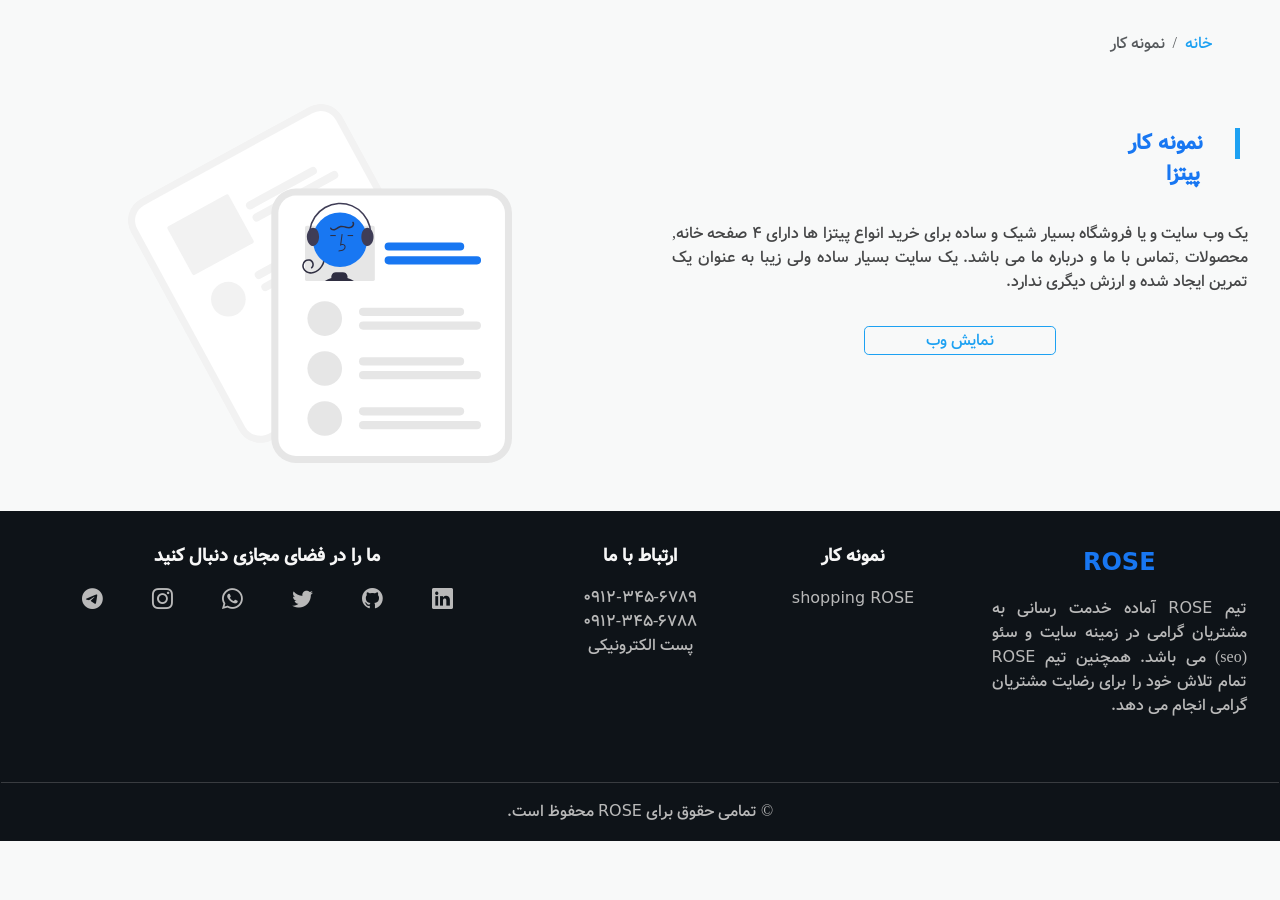
<file: Views/Work-samples.html>
<!DOCTYPE html>
<html lang="fa" dir="rtl">

<head>
    <meta charset="UTF-8">
    <meta name="viewport" content="width=device-width, initial-scale=1.0">
    <meta name="theme-color" content="#1877f2" />
    <link rel="shortcut icon" href="../Image/Logo.gif" />
    <title>Work samples us ROSE</title>
    <!-- css -->
    <link rel="stylesheet" href="https://cdn.jsdelivr.net/npm/bootstrap-icons@1.10.5/font/bootstrap-icons.css">
    <link href="https://cdn.jsdelivr.net/npm/bootstrap@5.2.3/dist/css/bootstrap.min.css" rel="stylesheet">
    <link rel="stylesheet" href="https://cdn.jsdelivr.net/npm/bootstrap-icons@1.10.5/font/bootstrap-icons.css">
    <link rel="stylesheet" href="../Content/Similarity-style.css">
    <link rel="stylesheet" href="../Content/Work-samples.css">
    <!-- js -->
    <script src="https://cdn.jsdelivr.net/npm/bootstrap@5.2.3/dist/js/bootstrap.bundle.min.js"></script>
    <script src="https://ajax.googleapis.com/ajax/libs/jquery/3.6.4/jquery.min.js"></script>
</head>

<body oncontextmenu="return false">
    <div class="container-fluid p-0 m-0">
        <header>
            <div class="row p-0 mt-4">
                <div class="col p-0 m-0">
                    <nav aria-label="breadcrumb">
                        <ol class="breadcrumb">
                            <li class="breadcrumb-item active" aria-current="page"> نمونه کار </li>
                            <li class="breadcrumb-item"><a href="../index.html"> خانه </a></li>
                        </ol>
                    </nav>
                </div>
            </div>
        </header>
        <main>
            <br>
            <section>
                <div class="row p-0 m-0" dir="ltr">
                    <div class="col-12 col-sm-12 col-md-12 col-lg-6 col-xl-6 p-0 m-0">
                        <div class="parent-illustration">
                            <img src="../image/illustration-Work-samples.svg" alt="picture" title="picture" class="illustration">
                            <br>
                        </div>
                    </div>
                    <div class="col-12 col-sm-12 col-md-12 col-lg-6 col-xl-6 p-0 mt-4">
                        <div class="parent-description-work-samples">
                            <div class="header-description-work-samples"> نمونه کار </div>
                            <div class="header-2-description-work-samples"> پیتزا </div>
                            <div class="text-description-work-samples">
                                یک وب سایت و یا فروشگاه بسیار شیک و ساده برای خرید انواع پیتزا ها دارای ۴ صفحه خانه, محصولات ,تماس با ما و درباره ما می باشد. یک سایت بسیار ساده ولی زیبا به عنوان یک تمرین ایجاد شده و ارزش دیگری ندارد. 
                            </div>
                            <a href="https://elsadra.github.io/Shopping-1.6/" class="a-Work-samples-btn">
                                <button class="Work-samples-btn"> نمایش وب </button>
                            </a>
                        </div>
                    </div>
                </div>
            </section>
            <br>
        </main>
        <footer class="p-0 m-0">
            <div class="row container-footer p-0 m-0">
                <div class="col-12 col-sm-12 col-md-12 col-lg-5 col-xl-5 p-0 m-0">
                    <div class="social-network">
                        <p class="p-social-network"> ما را در فضای مجازی دنبال کنید </p>
                        <div class="parent-box-social-network">
                            <a href="https://t.me/Sadra_r28" class="box-social-network"> <i class="bi bi-telegram"></i>
                            </a>
                            <a href="https://instagram.com/sadra.wr?igshid=MzNlNGNkZWQ4Mg==" class="box-social-network">
                                <i class="bi bi-instagram"></i> </a>
                            <a href="https://wa.me/qr/LMZTRZ3QQVBPF1" class="box-social-network"> <i class="bi bi-whatsapp"></i> </a>
                            <a href="#" class="box-social-network"> <i class="bi bi-twitter"></i> </a>
                            <a href="https://github.com/Elsadra" class="box-social-network"> <i
                                    class="bi bi-github"></i> </a>
                            <a href="#" class="box-social-network"> <i class="bi bi-linkedin"></i> </a>
                        </div>
                    </div>
                </div>
                <div class="col-6 col-sm-6 col-md-6 col-lg-2 col-xl-2 p-0 m-0">
                    <div class="Contact">
                        <p class="p-Contact"> ارتباط با ما </p>
                        <a class="a-Contact" href="tel:+09123456789"> ۰۹۱۲-۳۴۵-۶۷۸۹ </a>
                        <a class="a-Contact" href="tel:+09123456788"> ۰۹۱۲-۳۴۵-۶۷۸۸ </a>
                        <a class="a-Contact" href="mailto:sadra.r.official7@gmail.com"> پست الکترونیکی </a>
                    </div>
                </div>
                <div class="col-6 col-sm-6 col-md-6 col-lg-2 col-xl-2 p-0 m-0">
                    <div class="Work-samples">
                        <p class="p-Work-samples"> نمونه کار </p>
                        <a href="https://elsadra.github.io/Shopping-1.6/" class="a-Work-samples font-en"> shopping ROSE
                        </a>
                    </div>
                </div>
                <div class="col-12 col-sm-12 col-md-12 col-lg-3 col-xl-3 p-0 m-0">
                    <div class="about">
                        <p class="p-about"> ROSE </p>
                        <p class="text-about">
                            تیم <bdi class="font-en">ROSE</bdi>&nbsp;آماده خدمت رسانی به مشتریان گرامی در زمینه سایت و
                            سئو
                            (seo) می
                            باشد. همچنین تیم <bdi class="font-en">ROSE</bdi> تمام تلاش خود را برای رضایت مشتریان گرامی
                            انجام می دهد.
                        </p>
                    </div>
                </div>
                <div class="col-12 p-0 m-0 footer-lower-content">
                    <hr>
                    <p class="text-center"> .تمامی حقوق برای <bdi class="font-en">ROSE</bdi> محفوظ است ©</p>
                </div>
            </div>
        </footer>
    </div>
</body>

</html>
</file>
<file: Content/index.css>
*{margin:0;padding:0;box-sizing:border-box;list-style-type:none}:root{--red-dark:#bd081c;--blue-white:#1da1f2;--blue:#1877f2;--blue-dark:#00f;--black:#0e1318;--color-text:#454647;--color-body:#f8f9f9;--orange:#fe9305;--white:#f8f9f9;--green:#5CD85A}@font-face{font-family:vazirFont;src:url(../font/Vazir-Medium-FD-WOL.ttf)}body{background-color:var(--color-body);overflow-x:hidden;font-family:vazirFont}header{background:url(../image/laptop.jpg) no-repeat;background-size:cover;height:100vh;user-select:none;-moz-user-select:none;-webkit-user-select:none}#container-section-header{width:100%;height:75vh;padding:10rem 0 0 35rem;display:flex;flex-direction:column;align-items:center;justify-content:center}#brand-section-header{font-family:system-ui,-apple-system,BlinkMacSystemFont,'Segoe UI',Roboto,Oxygen,Ubuntu,Cantarell,'Open Sans','Helvetica Neue',sans-serif;color:var(--blue);font-size:2.2rem;font-weight:bolder;text-shadow:0 0 1px var(--blue)}#p-section-header{color:var(--blue);font-size:1.4rem;font-weight:700;text-shadow:0 0 1px var(--white)}#text-section-header{color:var(--color-text);text-shadow:0 0 1px var(--black);margin:3rem 0 1rem 0}#btn-section-header{font-size:1.1rem;margin:0rem 0 1rem 0;border:2px solid var(--black);border-radius:.3rem;color:var(--black);background-color:#0000;width:12rem;height:2rem;transition:.4s;text-shadow:0 0 2px var(--white)}#btn-section-header:hover{border:2px solid var(--blue-white);color:var(--white);background-color:var(--blue-white);transition:.4s}.parent-box{width:100%;height:8rem;display:flex;align-items:center;justify-content:center;user-select:none;-webkit-user-select:none;-webkit-user-select:none}.container-box{width:20rem;display:flex;align-items:center;justify-content:center;background-color:var(--white);box-shadow:0 1px 3px var(--color-text);border-radius:.4rem;padding:.5rem 0;margin:0 0 7rem 0}.parent-box .box{margin:.5rem 0 0 0;width:8rem;text-align:center;transition:.3s;text-decoration:none;color:var(--color-text)}.parent-box .box:hover{color:var(--blue-white);scale:1.1;transition:.3s}.parent-box .box .bi{font-size:2rem}.parent-box .box p{font-size:.8rem;text-decoration:none}main{display:flex;align-items:center;justify-content:center}.row-main-1{width:100%;max-width:1280px;display:flex;align-items:center;justify-content:center}.parent-illustration{width:100%;display:flex;align-items:center;justify-content:center}.illustration{user-select:none;-webkit-user-select:none;-webkit-user-select:none;width:80%}.parent-p-illustration{width:100%;height:100%;direction:rtl}.header-illustration{border-right:5px solid var(--blue);color:var(--blue);padding:0 1rem 0 0;font-size:1.2rem;font-weight:700;width:8rem;display:flex;flex-direction:column;align-items:center;justify-content:center}.text-illustration{color:var(--color-text);padding:0 0 0 2rem;text-align:justify}.Work-samples-btn{border:1px solid var(--blue-white);border-radius:.3rem;width:12rem;height:1.8rem;background-color:#0000;color:var(--blue-white);transition:.3s}.Work-samples-btn:hover{border:1px solid var(--blue-white);background-color:var(--blue-white);color:var(--white);transition:.3s}@media only screen and (max-width:1000px){#container-section-header{width:100%;height:75vh;padding:10rem 0 0 15rem;display:flex;flex-direction:column;align-items:center;justify-content:center}}@media only screen and (max-width:1000px) and (max-height:1100px){#container-section-header{width:100%;height:75vh;padding:10rem 0;display:flex;flex-direction:column;align-items:center;justify-content:center}}@media only screen and (max-width:840px) and (max-height:1200px) and (min-width:750px) and (min-height:1000px){#container-section-header{width:100%;height:75vh;position:relative;left:-7rem;display:flex;flex-direction:column;align-items:center;justify-content:center}}@media only screen and (max-width:1150px) and (max-height:1400px){#container-section-header{width:100%;height:75vh;padding:10rem 0;display:flex;flex-direction:column;align-items:center;justify-content:center}}@media only screen and (max-width:920px){#container-section-header{width:100%;height:75vh;padding:10rem 0 0 15rem;display:flex;flex-direction:column;align-items:center;justify-content:center}}@media only screen and (max-width:800px){#container-section-header{width:100%;height:75vh;padding:3rem 0;display:flex;flex-direction:column;align-items:center;justify-content:center}.a-Work-samples-btn{text-decoration:none}.Work-samples-btn{display:block;margin:auto}#row-main-1{direction:ltr}}@media only screen and (max-height:445px){.container-box{margin:0 0 2rem 0}}
</file>
<file: Content/Similarity-style.css>
*{margin:0;padding:0;box-sizing:border-box;list-style-type:none}:root{--red-dark:#bd081c;--blue-white:#1da1f2;--blue:#1877f2;--black:#0e1318;--color-text:#454647;--color-body:#f8f9f9;--white:#f7f7f7;--color-text-2:#b9b9b9;--orange:#fe9305}@font-face{font-family:vazirFont;src:url(../font/Vazir-Medium-FD-WOL.ttf)}::-moz-selection{color:var(--blue);background:var(--color-text-2)}::selection{color:var(--blue);background:var(--color-text-2)}body{background-color:var(--color-body);overflow-x:hidden;font-family:vazirFont;scroll-behavior:smooth}.font-en{font-family:system-ui,-apple-system,BlinkMacSystemFont,'Segoe UI',Roboto,Oxygen,Ubuntu,Cantarell,'Open Sans','Helvetica Neue',sans-serif}.container-nav{display:flex;align-items:center;justify-content:center}nav{width:100%;height:3.5rem;display:flex;align-items:center;justify-content:center;position:fixed;top:0;z-index:10;transition:.5s;background-color:#55555530}menu{position:fixed;top:1rem;width:100%;max-width:1280px;display:flex;align-items:center;justify-content:space-between}.ul-menu-sl{width:20%;margin:0 2rem;display:flex;align-items:center;justify-content:center}.li-menu-sl{border:2px solid var(--blue);border-radius:.3rem;width:12rem;height:2rem;display:flex;align-items:center;justify-self:center;transition:.3s;cursor:pointer;padding-bottom:3px}.li-menu-sl:hover{border:2px solid var(--orange);display:flex;align-items:center;justify-self:center;transition:.3s}.li-menu-sl:hover>a{color:var(--orange);transition:.3s}.a-menu-sl{width:100%;text-align:center;text-decoration:none;color:var(--blue);transition:.3s}.ul-menu{width:45%;margin:0 2rem;display:flex;align-items:center;justify-content:space-evenly}.li-menu{width:5rem;height:2rem;display:flex;align-items:center;justify-self:center;text-align:center}.a-menu{text-decoration:none;color:var(--color-text);transition:.3s;font-size:1.1rem}.a-menu-home{padding:.2rem 0;border-bottom:1px solid var(--blue);width:2.5rem;color:var(--blue);transition:.3s}.a-menu-home:hover{color:var(--blue)!important;transition:.3s}.a-menu:hover{color:var(--black);transition:.3s}.sub-menu{display:none}footer{direction:ltr;border:1px solid var(--black);background-color:var(--black);width:100%;display:flex;align-items:center;justify-content:center;user-select:none;-moz-user-select:none;-webkit-user-select:none}.container-footer{width:100%;max-width:1280px;height:100%;display:flex;align-items:flex-start;justify-content:center}.social-network,.Contact,.Work-samples,.about{margin:2rem 0;padding:0rem 0;display:flex;flex-direction:column;align-items:center;justify-content:center;width:100%;height:100%}.p-social-network,.p-Contact,.p-Work-samples,.p-about{font-size:1.1rem;font-weight:700;color:var(--white)}.parent-box-social-network{width:100%;height:100%;display:flex;align-items:center;justify-content:space-evenly;padding:0 2rem}.box-social-network{font-size:1.3rem;transition:.3s}.box-social-network:hover>.bi-telegram{transition:.3s;color:#0596e0}.box-social-network:hover>.bi-instagram{transition:.3s;color:#ef3646}.box-social-network:hover>.bi-whatsapp{transition:.3s;color:#40e65e}.box-social-network:hover>.bi-twitter{transition:.3s;color:#1c9cea}.box-social-network:hover>.bi-github{transition:.3s;color:#1f2328}.box-social-network:hover>.bi-linkedin{transition:.3s;color:#25282f}.a-Contact:hover,.a-Work-samples:hover{color:var(--white);transition:.3s}.a-Contact,.a-Work-samples,.box-social-network>.bi{text-decoration:none;color:var(--color-text-2);transition:.3s}.p-about{font-size:1.5rem;color:var(--blue);font-family:system-ui,-apple-system,BlinkMacSystemFont,'Segoe UI',Roboto,Oxygen,Ubuntu,Cantarell,'Open Sans','Helvetica Neue',sans-serif}.text-about{direction:rtl;text-align:justify;padding:0 2rem;color:var(--color-text-2)}.footer-lower-content{color:var(--color-text-2)}@media only screen and (max-width:800px){header{background-position:right top}.menu{display:none}.sub-menu{position:fixed;top:0;width:100%;height:3.5rem;display:flex;align-items:center;justify-content:center;background-color:#0000}.ul-sub-menu-brand{margin:.5rem 0 0 0;width:50%;height:100%;display:flex;align-items:center;justify-content:flex-start}.li-sub-menu-brand .a-sub-menu-brand{color:var(--black);font-size:1.2rem;font-weight:700;text-decoration:none}.parent-btn-sub-menu-open{margin-right:2rem;width:50%;display:flex;align-items:center;justify-content:flex-end}.btn-sub-menu-open{border:2px solid var(--black);border-radius:100%;background-color:#0000;width:30px;height:30px;display:flex;flex-direction:column;align-items:center;justify-content:center}.line-one{border:1px solid var(--black);width:1.2rem;margin:.15rem;transition:.4s}.line-two{border:1px solid var(--black);width:1.2rem;margin:.15rem;transition:.4s}.line-one-click{position:relative;top:.24rem;left:0rem;border:1px solid var(--black);width:1.2rem;margin:.15rem;transform:rotate(-45deg);transition:.4s}.line-two-click{position:relative;top:-.2rem;left:0rem;border:1px solid var(--black);width:1.2rem;margin:.15rem;transform:rotate(45deg);transition:.4s}.ul-sub-menu{overflow-y:auto;overflow-x:hidden;position:fixed;top:3.5rem;right:-50%;height:100%;width:50%;background-color:var(--black);display:flex;flex-direction:column;align-items:center;justify-content:flex-start;z-index:5}.li-sub-menu{padding:0;margin:0;line-height:5rem;display:flex;align-items:center;justify-content:center;width:150%}.a-sub-menu{color:var(--color-body);text-decoration:none;display:flex;align-items:center;justify-content:center;width:100%;padding:0 2rem 0 0;transition:.3s}.a-sub-menu:hover{color:var(--orange);padding:0 3rem 0 0;transition:.3s}#li-hr-sub-menu{width:70%;padding:0 2rem 0 0;color:var(--color-body)}.slider-sub-menu{position:fixed;top:3.5rem;right:-100%;height:100%;width:50%;background-color:#5559;z-index:4}}
</file>
<file: Content/about-us.css>
*{margin:0;padding:0;box-sizing:border-box;list-style-type:none}:root{--red-dark:#bd081c;--blue-white:#1da1f2;--blue:#1877f2;--black:#0e1318;--color-text:#454647;--color-body:#f8f9f9;--white:#f7f7f7;--color-text-2:#b9b9b9;--orange:#fe9305}@font-face{font-family:vazirFont;src:url(../font/Vazir-Medium-FD-WOL.ttf)}body{background-color:var(--color-body);overflow-x:hidden;font-family:vazirFont}nav{direction:ltr;position:relative;background-color:#0000;display:flex;align-items:center;justify-content:flex-end;padding:0 5rem}.breadcrumb-item a{color:var(--blue-white);text-decoration:none}.breadcrumb-item a:hover{color:var(--blue);text-decoration:underline}.parent-description-about-us{display:flex;flex-direction:column;align-items:center;justify-content:center}.header-description-about-us{display:flex;flex-direction:column;align-items:center;justify-content:center;color:var(--blue);font-size:1.3rem;font-weight:700}.text-description-about-us{text-align:justify;direction:rtl;padding:2rem;color:var(--color-text)}.parent-illustration{user-select:none;-moz-user-select:none;-webkit-user-select:none;width:100%;height:100%;display:flex;flex-direction:column;align-items:center;justify-content:center}.illustration{width:60%}.text-illustration{color:var(--color-text);font-size:.8rem}
</file>
<file: Content/contact-us.css>
*{margin:0;padding:0;box-sizing:border-box;list-style-type:none}:root{--red-dark:#bd081c;--blue-white:#1da1f2;--blue:#1877f2;--black:#0e1318;--color-text:#454647;--color-body:#f8f9f9;--color-text-2:#b9b9b9;--orange:#fe9305;--white:#f8f9f9;--green-dark:#0e550c;--green:#5CD85A;--green-light:#29ec2522}@font-face{font-family:vazirFont;src:url(../font/Vazir-Medium-FD-WOL.ttf)}body{background-color:var(--color-body);overflow-x:hidden;font-family:vazirFont}#container-alert-comment{width:100%;display:flex;align-items:center;justify-content:center}#parent-alert-comment{width:70%;display:flex;align-items:center;justify-content:center;position:fixed;top:-100%;transition:.5s;z-index:2;background-color:#f8f9f9e0}#alert-comment{width:100%;border:1px solid var(--green-dark);border-radius:.4rem;background-color:var(--green-light);overflow:hidden;z-index:3}#parent-header-alert-comment{display:flex;align-items:center;justify-content:space-between}#icon-x{color:var(--green-dark);margin:0 0 0% 5%;cursor:pointer;display:flex;align-items:center;justify-content:center;transition:.3s}#icon-x:hover,#icon-x:active{color:var(--red-dark);transition:.3s}#alert-comment #p{color:var(--green-dark);padding:2% 5% 0 0}#alert-comment #hr{display:flex;align-items:center;justify-content:center;width:100%}#alert-comment #hr hr{margin:-2% 0 1% 0;width:90%;color:var(--green-dark)}#text-alert-comment{padding:0 5%;color:var(--green-dark)}#name-user{display:inline-block}#first-name-user{display:inline-block}nav{direction:ltr;position:relative;background-color:#0000;display:flex;align-items:center;justify-content:flex-end;padding:0 5rem;z-index:1}.breadcrumb-item a{color:var(--blue-white);text-decoration:none}.breadcrumb-item a:hover{color:var(--blue);text-decoration:underline}.parent-description-contact-us{display:flex;flex-direction:column;align-items:center;justify-content:center}.header-description-contact-us{display:flex;flex-direction:column;align-items:center;justify-content:center;color:var(--blue);font-size:1.3rem;font-weight:700}.text-description-contact-us{width:100%;padding:2rem 10rem 2rem 0;color:var(--color-text);display:flex;flex-direction:column;align-items:flex-end;justify-content:center;font-size:1.1rem}.a-Contact-us{text-decoration:none;color:var(--color-text);transition:.3s}.a-Contact-us:hover{text-decoration:none;color:var(--black);transition:.3s}.parent-illustration{user-select:none;-moz-user-select:none;-webkit-user-select:none;width:100%;height:100%;display:flex;flex-direction:column;align-items:center;justify-content:center}.illustration{width:60%}#section-comments{width:100%}#section-comments form{width:100%;display:flex;flex-direction:column;align-items:center;justify-content:center}#section-comments .row{width:90%}.header-description-comments{display:flex;flex-direction:column;align-items:flex-start;justify-content:center;color:var(--blue);font-size:1.4rem;font-weight:700;padding:0 1rem}.text-description-comments{display:flex;flex-direction:column;align-items:flex-start;justify-content:center;color:var(--color-text);padding:0 1rem}#section-comments input{width:90%;border:1px solid var(--blue-white)}#error-last-name,#error-first-name,#error-Textarea{color:var(--orange);display:none}#floatingTextarea2{border:1px solid var(--blue-white);color:var(--color-text)}#text-floatingTextarea2{color:var(--black)}#btn-send-comment{display:flex;align-items:center;justify-content:center;margin:auto;margin-top:2rem;width:100%;height:2.5rem;border:1px solid var(--blue-white);color:var(--blue-white);transition:.3s}#btn-send-comment:hover{border:1px solid var(--blue-white);color:var(--white);background-color:var(--blue-white);transition:.3s}@media only screen and (max-width:700px){.text-description-contact-us{width:100%;color:var(--color-text);padding:2rem 0;display:flex;flex-direction:column;align-items:center;justify-content:center}}
</file>
<file: Content/form.css>
*{margin:0;padding:0;box-sizing:border-box;list-style-type:none}:root{--red-dark:#bd081c;--blue-white:#1da1f2;--blue:#1877f2;--black:#0e1318;--color-text:#454647;--color-body:#f8f9f9;--white:#f7f7f7;--color-text-2:#b9b9b9;--orange:#fe9305;--green:#5CD85A}@font-face{font-family:vazirFont;src:url(../font/Vazir-Medium-FD-WOL.ttf)}body{background-color:var(--color-body);overflow-x:hidden;font-family:vazirFont;display:flex;align-items:center;justify-content:center}.container-fluid{max-width:1280px;display:flex;flex-direction:column;align-items:center;justify-content:center}header{width:100%;height:100%}nav{direction:ltr;position:relative;background-color:#0000;display:flex;align-items:center;justify-content:flex-end;padding:0 5rem}.breadcrumb-item a{color:var(--blue-white);text-decoration:none}.breadcrumb-item a:hover{color:var(--blue);text-decoration:underline}main{width:100%;height:100%}.parent-form{width:100%;height:100%;display:flex;align-items:center;justify-content:center}form{width:90%;height:100%}.parent-description-form{display:flex;flex-direction:column;align-items:center;justify-content:center}.header-description-form{color:var(--blue);font:1.2rem;font-weight:700}.text-description-form{color:var(--color-text)}.form-control{border:1px solid var(--blue-white)}.form-control:valid{border:1px solid var(--green)}.form-floating label{color:var(--color-text)}.Warning{color:var(--orange)}.a-forgot-password{text-decoration:none;color:var(--orange)}.a-forgot-password:hover{text-decoration:underline;color:var(--orange)}.parent-submit-btn,.parent-send-code-btn{display:flex;align-items:center;justify-content:center}.submit-btn,.send-code-btn{border:1px solid var(--blue-white);color:var(--blue-white);background-color:#0000;border-radius:.3rem;width:100%;height:3rem;transition:.3s}.submit-btn:hover,.send-code-btn:hover{border:1px solid var(--blue-white);color:var(--white);background-color:var(--blue-white);transition:.3s}.parent-page-sign-up,.parent-page-login,.send-code-btn{display:flex;align-items:center;justify-content:center}.description-page-sign-up,.description-page-log-in{color:var(--color-text)}.a-page-sign-up,.a-page-log-in{text-decoration:none;color:var(--blue)}.a-page-sign-up:hover,.a-page-log-in:hover{text-decoration:underline;color:var(--blue)}.parent-illustration{user-select:none;-moz-user-select:none;-webkit-user-select:none;width:100%;height:100%;display:flex;align-items:center;justify-content:center}.illustration{width:90%}@media only screen and (max-width:800px){nav{padding:0 2rem}}
</file>
<file: Content/Work-samples.css>
*{margin:0;padding:0;box-sizing:border-box;list-style-type:none}:root{--red-dark:#bd081c;--blue-white:#1da1f2;--blue:#1877f2;--black:#0e1318;--color-text:#454647;--color-body:#f8f9f9;--white:#f7f7f7;--color-text-2:#b9b9b9;--orange:#fe9305}@font-face{font-family:vazirFont;src:url(../font/Vazir-Medium-FD-WOL.ttf)}body{width:100%;background-color:var(--color-body);font-family:vazirFont;display:flex;align-items:center;justify-content:center;overflow-x:hidden}.container-fluid{width:100%;display:flex;flex-direction:column;align-items:center;justify-content:center;overflow-x:hidden}header{width:100%;max-width:1280px;height:100%}nav{direction:ltr;position:relative;background-color:#0000;display:flex;align-items:center;justify-content:flex-end;padding:0 5rem}.breadcrumb-item a{color:var(--blue-white);text-decoration:none}.breadcrumb-item a:hover{color:var(--blue);text-decoration:underline}main{width:100%;max-width:1280px}.parent-description-work-samples{display:flex;flex-direction:column;align-items:center;justify-content:center}.header-description-work-samples{width:100%;margin:0 5rem 0 0;padding:0 2rem 0 0;border-right:5px solid var(--blue-white);display:flex;flex-direction:column;align-items:flex-end;justify-content:center;color:var(--blue);font-size:1.3rem;font-weight:700}.header-2-description-work-samples{width:100%;padding:0 5rem 0 0;display:flex;flex-direction:column;align-items:flex-end;justify-content:center;color:var(--blue);font-size:1.3rem;font-weight:700}.text-description-work-samples{text-align:justify;direction:rtl;padding:2rem;color:var(--color-text)}.a-Work-samples-btn{text-decoration:none}.Work-samples-btn{border:1px solid var(--blue-white);border-radius:.3rem;width:12rem;height:1.8rem;background-color:#0000;color:var(--blue-white);transition:.3s}.Work-samples-btn:hover{border:1px solid var(--blue-white);background-color:var(--blue-white);color:var(--white);transition:.3s}.parent-illustration{user-select:none;-moz-user-select:none;-webkit-user-select:none;width:100%;height:100%;display:flex;flex-direction:column;align-items:center;justify-content:center}.illustration{width:60%}
</file>
